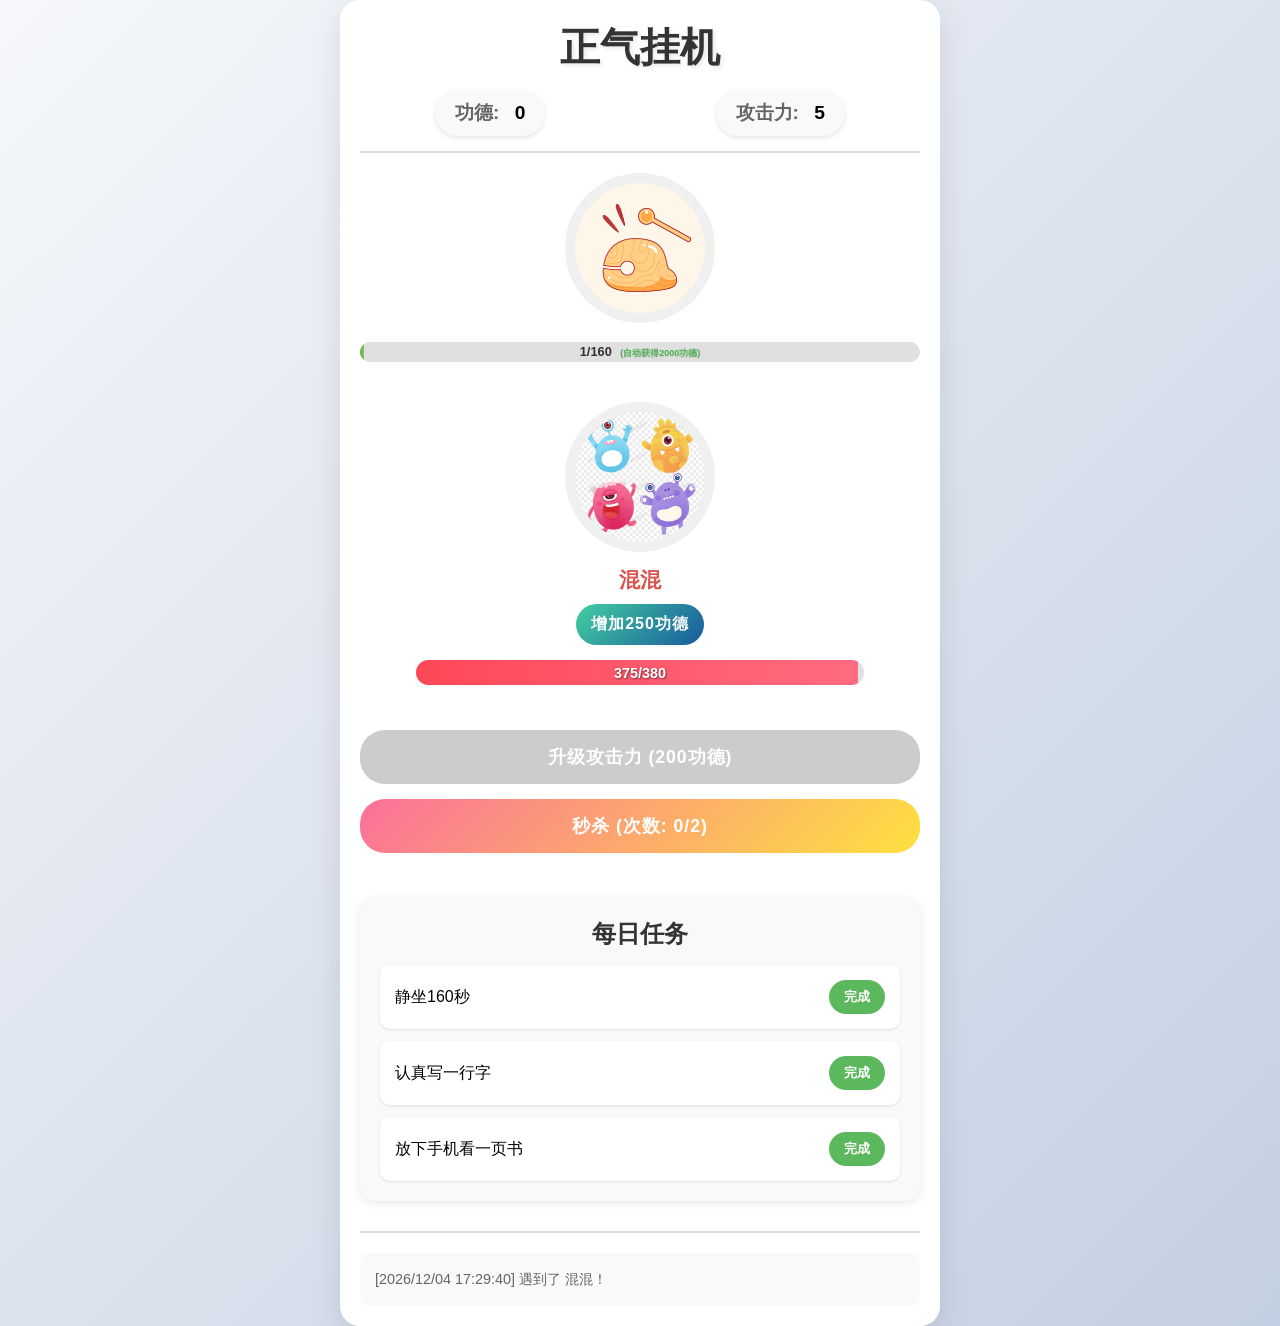
<file: scripts/www/index.html>
<!DOCTYPE html>
<html lang="zh-CN">
<head>
    <meta charset="UTF-8">
    <meta name="viewport" content="width=device-width, initial-scale=1.0">
    <title>正气挂机</title>
    <link rel="stylesheet" href="style.css">
</head>
<body>
    <div class="game-container">
        <header class="game-header">
            <h1>正气挂机</h1>
            <div class="stats">
                <div class="stat-item">
                    <span class="stat-label">功德:</span>
                    <span id="merit">0</span>
                </div>
                <div class="stat-item">
                    <span class="stat-label">攻击力:</span>
                    <span id="attack">5</span>
                </div>
            </div>
        </header>

        <main class="game-main">
            <div class="player-section">
                <div class="player-avatar">
                    <img id="wooden-fish" src="" alt="木鱼" class="wooden-fish">
                    <div class="meditation-bar">
                        <div id="meditation-progress" class="meditation-progress"></div>
                        <div class="meditation-info">
                            <span id="meditation-time">0/300</span>
                            <span id="meditation-reward" class="meditation-reward">(自动获得2000功德)</span>
                        </div>
                    </div>
                </div>
            </div>

            <div class="enemy-section">
                <div class="enemy-avatar">
                    <img id="enemy-image" src="" alt="怪物">
                    <div class="enemy-name" id="enemy-name"></div>
                    <button id="add-merit-btn" class="control-btn merit-btn">增加250功德</button>
                </div>
                <div class="enemy-health">
                    <div id="health-bar" class="health-bar"></div>
                    <span id="health-text">0/0</span>
                </div>
            </div>

            <div class="controls-section">
                <button id="upgrade-attack" class="control-btn upgrade-btn">升级攻击力 (200功德)</button>
                <button id="instant-kill" class="control-btn kill-btn">秒杀 (次数: <span id="kill-count">0/2</span>)</button>
            </div>

            <div class="tasks-section">
                <h3>每日任务</h3>
                <div class="task-list">
                    <div class="task-item">
                        <span>静坐160秒</span>
                        <button class="task-btn">完成 (随机获得666-3666功德)</button>
                    </div>
                    <div class="task-item">
                        <span>认真写一行字</span>
                        <button class="task-btn">完成 (随机获得666-3666功德)</button>
                    </div>
                    <div class="task-item">
                        <span>放下手机看一页书</span>
                        <button class="task-btn">完成 (随机获得666-3666功德)</button>
                    </div>
                </div>
            </div>
        </main>

        <footer class="game-footer">
            <div class="game-log" id="game-log"></div>
        </footer>
    </div>

    <audio id="wooden-fish-sound" src="" preload="auto"></audio>
    
    <script src="script.js"></script>
</body>
</html>
</file>
<file: scripts/www/style.css>
* {
    margin: 0;
    padding: 0;
    box-sizing: border-box;
}

body {
    font-family: 'Arial', sans-serif;
    background: linear-gradient(135deg, #f5f7fa 0%, #c3cfe2 100%);
    min-height: 100vh;
    display: flex;
    justify-content: center;
    align-items: center;
}

.game-container {
    background: white;
    border-radius: 20px;
    box-shadow: 0 10px 30px rgba(0, 0, 0, 0.1);
    width: 90%;
    max-width: 600px;
    padding: 20px;
}

.game-header {
    text-align: center;
    margin-bottom: 20px;
    padding-bottom: 15px;
    border-bottom: 2px solid #e0e0e0;
}

.game-header h1 {
    color: #333;
    font-size: 2.5em;
    margin-bottom: 15px;
    text-shadow: 2px 2px 4px rgba(0, 0, 0, 0.1);
}

.stats {
    display: flex;
    justify-content: space-around;
    gap: 20px;
}

.stat-item {
    background: #f8f9fa;
    padding: 10px 20px;
    border-radius: 25px;
    font-size: 1.2em;
    font-weight: bold;
    box-shadow: 0 2px 5px rgba(0, 0, 0, 0.1);
}

.stat-label {
    color: #666;
    margin-right: 10px;
}

.game-main {
    display: flex;
    flex-direction: column;
    gap: 25px;
}

.player-section, .enemy-section {
    text-align: center;
}

.player-avatar, .enemy-avatar {
    position: relative;
    margin-bottom: 15px;
}

.wooden-fish, #enemy-image {
    width: 150px;
    height: 150px;
    object-fit: contain;
    border-radius: 50%;
    background: #f0f0f0;
    padding: 10px;
    transition: transform 0.3s ease;
}

.wooden-fish:hover {
    transform: scale(1.1);
}

.enemy-name {
    margin-top: 10px;
    font-size: 1.3em;
    font-weight: bold;
    color: #d9534f;
}

.meditation-bar {
    margin-top: 15px;
    background: #e0e0e0;
    border-radius: 15px;
    height: 20px;
    overflow: hidden;
    position: relative;
}

.meditation-progress {
    height: 100%;
    background: linear-gradient(90deg, #4caf50, #8bc34a);
    width: 0%;
    transition: width 1s linear;
}

.meditation-info {
    position: absolute;
    top: 50%;
    left: 50%;
    transform: translate(-50%, -50%);
    font-size: 0.8em;
    font-weight: bold;
    text-align: center;
}

#meditation-time {
    color: #333;
}

.meditation-reward {
    font-size: 0.7em;
    color: #4caf50;
    text-shadow: 0 1px 2px rgba(0, 0, 0, 0.1);
    margin-left: 5px;
}

.enemy-health {
    background: #e0e0e0;
    border-radius: 15px;
    height: 25px;
    overflow: hidden;
    position: relative;
    margin: 0 auto;
    width: 80%;
}

.health-bar {
    height: 100%;
    background: linear-gradient(90deg, #ff4757, #ff6b81);
    width: 100%;
    transition: width 0.3s ease;
}

#health-text {
    position: absolute;
    top: 50%;
    left: 50%;
    transform: translate(-50%, -50%);
    font-size: 0.9em;
    font-weight: bold;
    color: white;
    text-shadow: 1px 1px 2px rgba(0, 0, 0, 0.5);
}

.controls-section {
    display: flex;
    flex-direction: column;
    gap: 15px;
    margin: 20px 0;
}

.control-btn {
    padding: 15px 25px;
    border: none;
    border-radius: 25px;
    font-size: 1.1em;
    font-weight: bold;
    cursor: pointer;
    transition: all 0.3s ease;
    text-transform: uppercase;
    letter-spacing: 1px;
}

.upgrade-btn {
    background: linear-gradient(135deg, #4facfe 0%, #00f2fe 100%);
    color: white;
}

.upgrade-btn:hover {
    transform: translateY(-2px);
    box-shadow: 0 5px 15px rgba(79, 172, 254, 0.4);
}

.upgrade-btn:disabled {
    background: #cccccc;
    cursor: not-allowed;
    transform: none;
    box-shadow: none;
}

.kill-btn {
    background: linear-gradient(135deg, #fa709a 0%, #fee140 100%);
    color: white;
}

.kill-btn:hover {
    transform: translateY(-2px);
    box-shadow: 0 5px 15px rgba(250, 112, 154, 0.4);
}

.kill-btn:disabled {
    background: #cccccc;
    cursor: not-allowed;
    transform: none;
    box-shadow: none;
}

.tasks-section {
    background: #f8f9fa;
    padding: 20px;
    border-radius: 15px;
    box-shadow: 0 2px 10px rgba(0, 0, 0, 0.1);
}

.tasks-section h3 {
    margin-bottom: 15px;
    color: #333;
    text-align: center;
    font-size: 1.5em;
}

.task-list {
    display: flex;
    flex-direction: column;
    gap: 12px;
}

.task-item {
    display: flex;
    justify-content: space-between;
    align-items: center;
    background: white;
    padding: 15px;
    border-radius: 10px;
    box-shadow: 0 1px 3px rgba(0, 0, 0, 0.1);
    transition: all 0.3s ease;
}

.task-item:hover {
    transform: translateX(5px);
    box-shadow: 0 3px 8px rgba(0, 0, 0, 0.15);
}

.task-btn {
    padding: 8px 15px;
    background: #5cb85c;
    color: white;
    border: none;
    border-radius: 20px;
    cursor: pointer;
    font-weight: bold;
    transition: all 0.3s ease;
}

.task-btn:hover {
    background: #4cae4c;
    transform: scale(1.05);
}

.task-btn.task-completed {
    background: #6c757d;
    cursor: not-allowed;
    transform: none;
}

.task-btn.task-completed:hover {
    background: #6c757d;
    transform: none;
}

.merit-btn {
    background: linear-gradient(135deg, #43cea2 0%, #185a9d 100%);
    color: white;
    margin-top: 10px;
    font-size: 1em;
    padding: 10px 15px;
}

.merit-btn:hover {
    transform: translateY(-2px);
    box-shadow: 0 5px 15px rgba(67, 206, 162, 0.4);
}

.game-footer {
    margin-top: 30px;
    padding-top: 20px;
    border-top: 2px solid #e0e0e0;
}

.game-log {
    background: #f8f9fa;
    padding: 15px;
    border-radius: 10px;
    max-height: 150px;
    overflow-y: auto;
    font-size: 0.9em;
    color: #666;
    line-height: 1.6;
}

.game-log::-webkit-scrollbar {
    width: 5px;
}

.game-log::-webkit-scrollbar-track {
    background: #e0e0e0;
    border-radius: 5px;
}

.game-log::-webkit-scrollbar-thumb {
    background: #888;
    border-radius: 5px;
}

.game-log::-webkit-scrollbar-thumb:hover {
    background: #555;
}

@keyframes shake {
    0%, 100% { transform: translateX(0); }
    25% { transform: translateX(-5px); }
    75% { transform: translateX(5px); }
}

.enemy-shake {
    animation: shake 0.5s ease-in-out;
}

@keyframes glow {
    0%, 100% { box-shadow: 0 0 5px rgba(79, 172, 254, 0.5); }
    50% { box-shadow: 0 0 20px rgba(79, 172, 254, 0.8); }
}

.level-up {
    animation: glow 1s ease-in-out;
}
</file>
